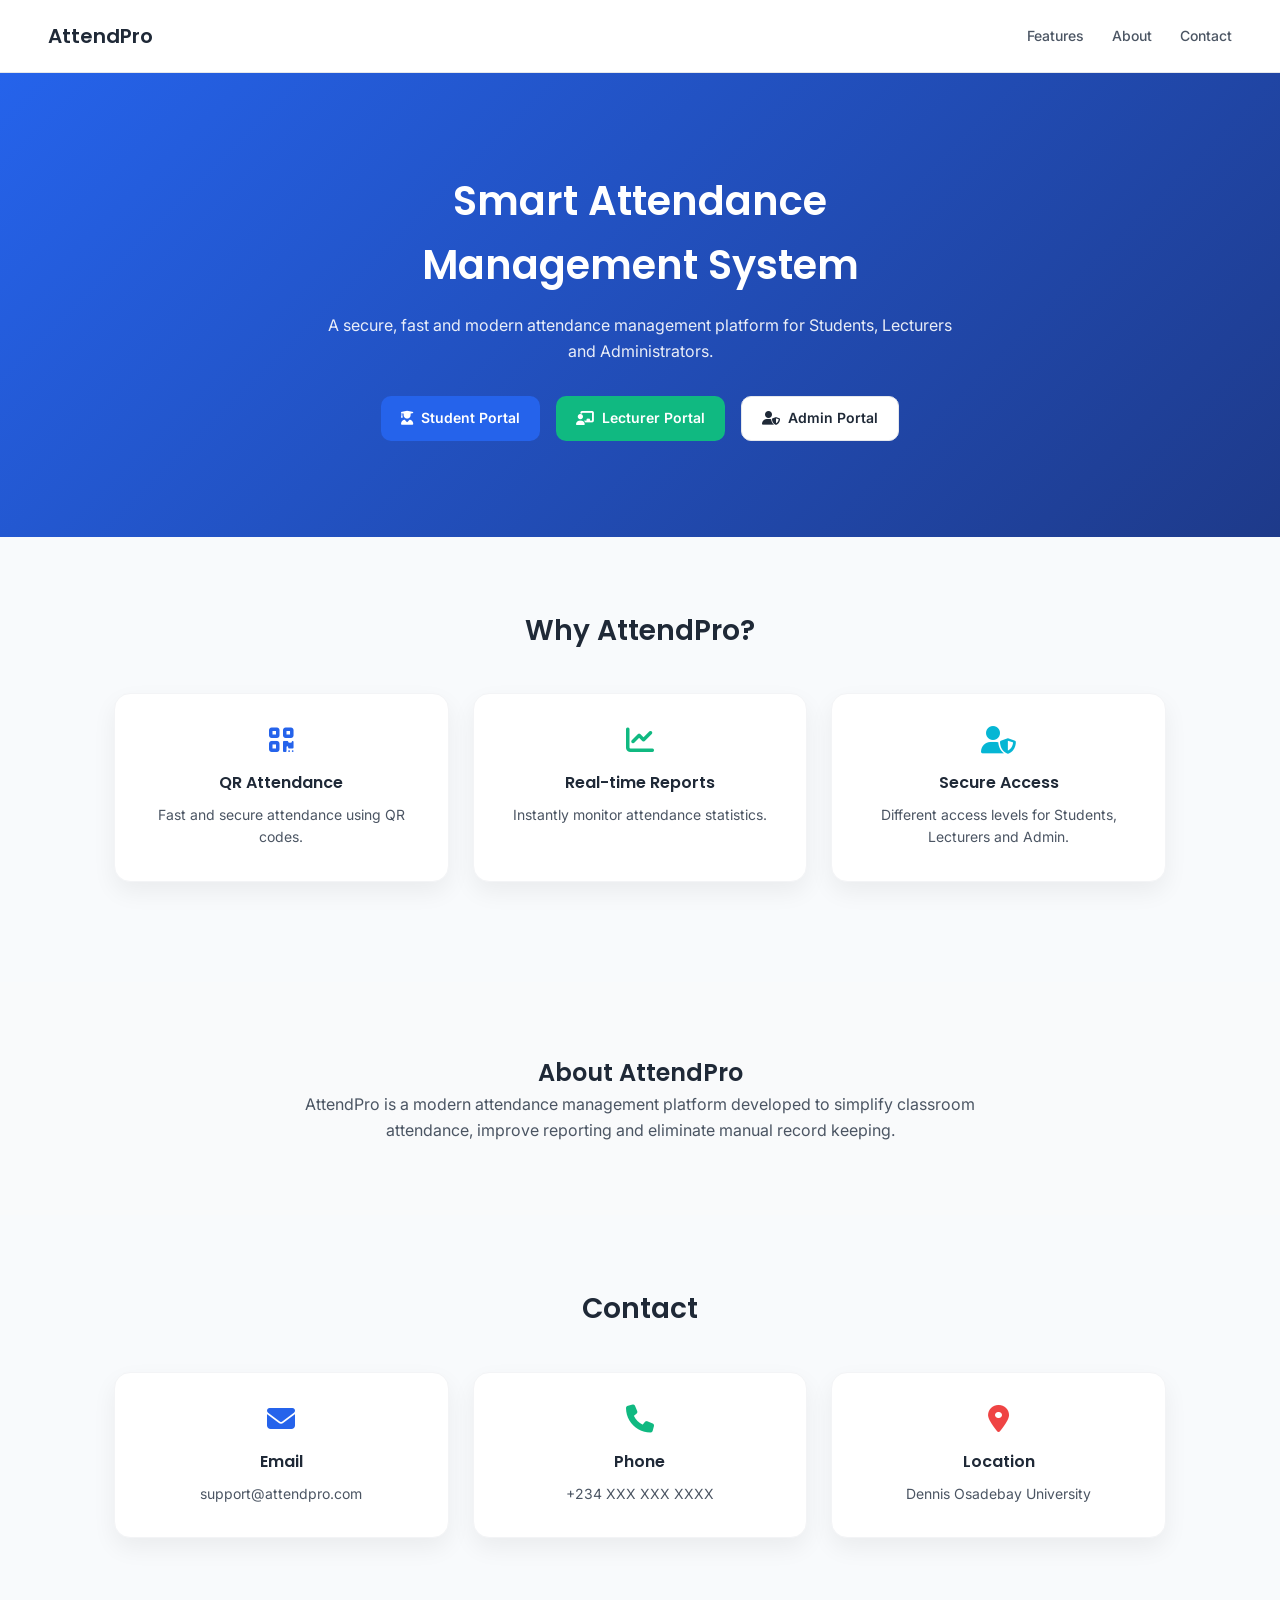
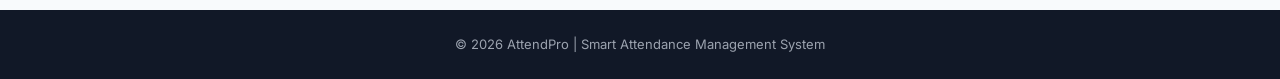
<file: index.html>
<!DOCTYPE html>
<html lang="en">
<head>
<meta charset="UTF-8">
<meta name="viewport" content="width=device-width, initial-scale=1.0">
<title>AttendPro | Smart Attendance Management System</title>

<link rel="stylesheet" href="css/style.css">
<link rel="stylesheet" href="https://cdnjs.cloudflare.com/ajax/libs/font-awesome/6.5.2/css/all.min.css">
</head>
<body>

<!-- ================= NAVBAR ================= -->
<header class="landing-nav">
  <div class="logo">
    <h2>AttendPro</h2>
  </div>
  <nav>
    <a href="#features">Features</a>
    <a href="#about">About</a>
    <a href="#contact">Contact</a>
  </nav>
</header>

<!-- ================= HERO ================= -->
<section class="hero">
  <div class="hero-content">
    <h1>Smart Attendance Management System</h1>
    <p>A secure, fast and modern attendance management platform for Students, Lecturers and Administrators.</p>
    <div class="hero-buttons">
      <a href="auth/student-signin.html" class="btn btn-primary">
        <i class="fa-solid fa-user-graduate"></i>
        Student Portal
      </a>
      <a href="auth/lecturer-signin.html" class="btn btn-success">
        <i class="fa-solid fa-chalkboard-user"></i>
        Lecturer Portal
      </a>
      <a href="admin-dashboard.html" class="btn btn-outline">
        <i class="fa-solid fa-user-shield"></i>
        Admin Portal
      </a>
    </div>
  </div>
</section>

<!-- ================= FEATURES ================= -->
<section id="features" class="landing-section">
  <h2 class="section-heading">Why AttendPro?</h2>
  <div class="cards">
    <div class="card">
      <i class="fa-solid fa-qrcode txt-blue"></i>
      <h3>QR Attendance</h3>
      <p>Fast and secure attendance using QR codes.</p>
    </div>
    <div class="card">
      <i class="fa-solid fa-chart-line txt-green"></i>
      <h3>Real-time Reports</h3>
      <p>Instantly monitor attendance statistics.</p>
    </div>
    <div class="card">
      <i class="fa-solid fa-user-shield txt-cyan"></i>
      <h3>Secure Access</h3>
      <p>Different access levels for Students, Lecturers and Admin.</p>
    </div>
  </div>
</section>

<!-- ================= ABOUT ================= -->
<section id="about" class="landing-section light">
  <div class="about-box">
    <h2>About AttendPro</h2>
    <p>AttendPro is a modern attendance management platform developed to simplify classroom attendance, improve reporting and eliminate manual record keeping.</p>
  </div>
</section>

<!-- ================= CONTACT ================= -->
<section id="contact" class="landing-section">
  <h2 class="section-heading">Contact</h2>
  <div class="contact-grid">
    <div class="card">
      <i class="fa-solid fa-envelope txt-blue"></i>
      <h3>Email</h3>
      <p>support@attendpro.com</p>
    </div>
    <div class="card">
      <i class="fa-solid fa-phone txt-green"></i>
      <h3>Phone</h3>
      <p>+234 XXX XXX XXXX</p>
    </div>
    <div class="card">
      <i class="fa-solid fa-location-dot txt-red"></i>
      <h3>Location</h3>
      <p>Dennis Osadebay University</p>
    </div>
  </div>
</section>

<!-- ================= FOOTER ================= -->
<footer>
  <p>&copy; 2026 AttendPro | Smart Attendance Management System</p>
</footer>

</body>
</html>
</file>
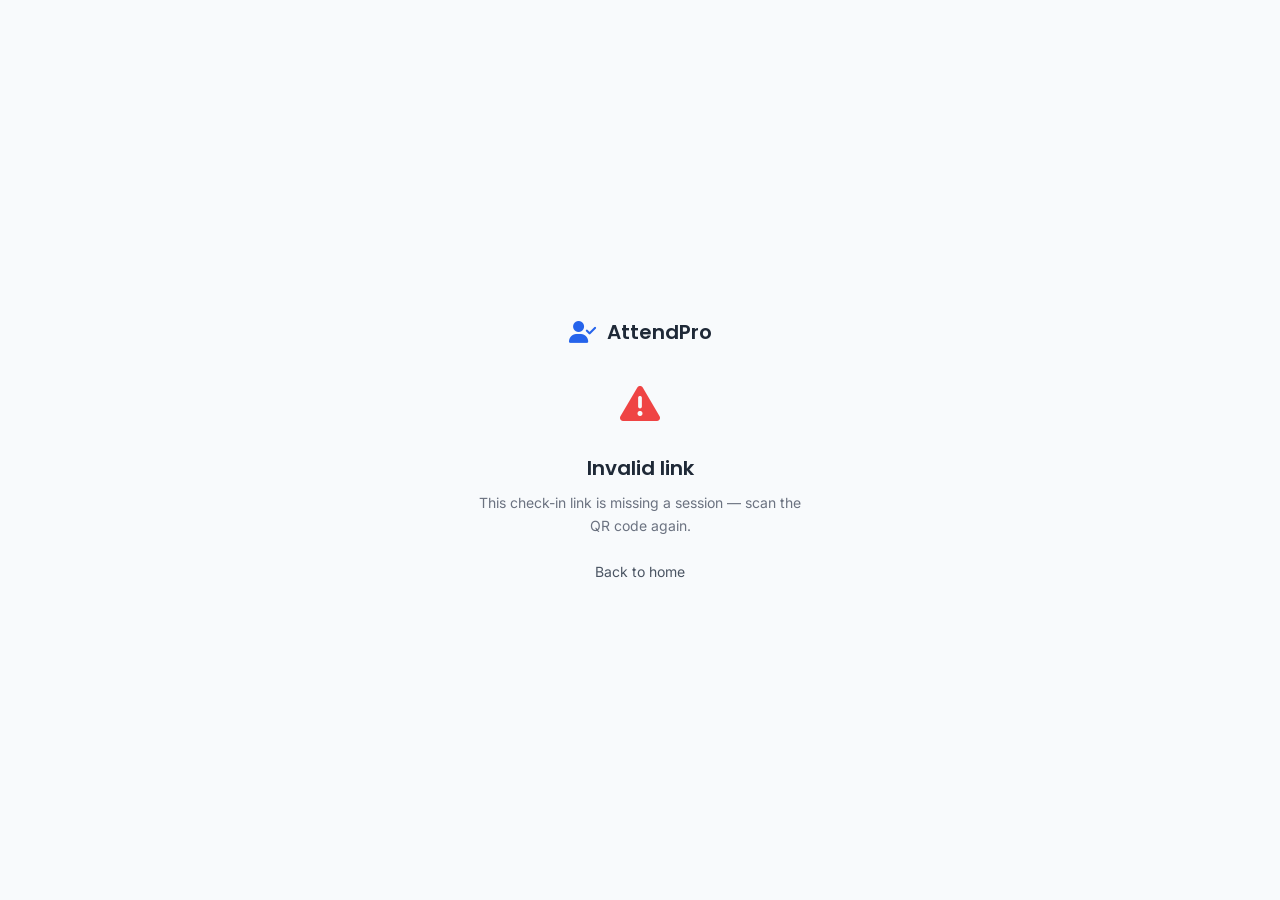
<file: checkin.html>
<!DOCTYPE html>
<html lang="en">
<head>
<meta charset="UTF-8">
<meta name="viewport" content="width=device-width, initial-scale=1.0">
<title>AttendPro - Check In</title>

<link rel="stylesheet" href="css/style.css">
<link rel="stylesheet" href="https://cdnjs.cloudflare.com/ajax/libs/font-awesome/6.5.2/css/all.min.css">
</head>
<body>

<div class="center-screen">
  <div class="auth-card" style="max-width:380px; text-align:center; padding:0 20px;">
    <div class="logo" style="justify-content:center; gap:10px; margin-bottom:24px; color:var(--primary-blue); display:flex; align-items:center;">
      <i class="fa-solid fa-user-check" style="font-size:22px;"></i>
      <h2 style="margin:0; font-size:20px; color:var(--gray-800);">AttendPro</h2>
    </div>

    <div id="statusIcon" style="font-size:40px; color:var(--primary-blue); margin-bottom:16px;">
      <i class="fa-solid fa-wifi"></i>
    </div>

    <h1 id="statusTitle" style="font-size:20px; margin-bottom:8px;">Checking you in...</h1>
    <p id="statusMessage" class="subtitle" style="margin-bottom:24px;">Make sure you're connected to the lecturer's WiFi for this class.</p>

    <div id="formAlert" class="form-alert" hidden></div>

    <!-- Shown only if there's no existing session (e.g. QR opened
         in a fresh browser/incognito tab) -->
    <form id="matNoForm" hidden>
      <div class="form-group" style="text-align:left;">
        <label for="matNo">Matric Number</label>
        <input type="text" id="matNo" name="matNo" placeholder="e.g. DOU/SE/001" required>
      </div>
      <button type="submit" class="btn btn-primary auth-submit" id="submitBtn">Check In</button>
    </form>

    <a href="index.html" class="auth-switch" style="display:block;">Back to home</a>
  </div>
</div>

<script src="js/api-config.js"></script>
<script src="js/checkin.js"></script>
</body>
</html>
</file>
<file: css/style.css>
/* ==================================================================
   AttendPro — shared stylesheet
   Merged from two sources:
   1) The structural system (dashboard shell, cards, tables, auth
      pages) — every class/id below is wired up in the HTML and in
      js/common.js (data-field, data-page). Don't rename these.
   2) "AttendPro Design System v1.0" — contributed the fonts, the
      elevated shadow/radius scale, hover motion, and the utility
      classes at the bottom of this file.
=================================================================== */

@import url('https://fonts.googleapis.com/css2?family=Inter:wght@300;400;500;600;700&family=Poppins:wght@500;600;700&display=swap');

:root {
  --primary-blue: #2563EB;
  --primary-green: #10B981;
  --primary-red: #EF4444;
  --primary-amber: #F59E0B;
  --primary-cyan: #06B6D4;

  /* Aliases — same palette, shorter names, for anyone pasting in
     markup from the "Design System v1.0" draft (.blue/.green/.red/
     .cyan icon classes, badge classes, etc. below use these). */
  --primary: var(--primary-blue);
  --primary-hover: #1D4ED8;
  --success: var(--primary-green);
  --danger: var(--primary-red);
  --warning: var(--primary-amber);
  --info: var(--primary-cyan);

  --sidebar-bg: #111827;
  --sidebar-text: #9CA3AF;
  --sidebar-text-active: #FFFFFF;
  --sidebar-active-bg: #1F2937;

  --bg-light: #F8FAFC;
  --gray-50: #F9FAFB;
  --gray-100: #F3F4F6;
  --gray-200: #E5E7EB;
  --gray-300: #D1D5DB;
  --gray-500: #6B7280;
  --gray-600: #4B5563;
  --gray-800: #1F2937;

  --radius: 16px;
  --radius-sm: 10px;
  --radius-lg: 22px;
  --shadow: 0 10px 25px rgba(0,0,0,.06);
  --shadow-hover: 0 18px 40px rgba(0,0,0,.12);
  --transition: .3s ease;
}

* { box-sizing: border-box; margin: 0; padding: 0; }

html { scroll-behavior: smooth; }

body {
  font-family: 'Inter', -apple-system, BlinkMacSystemFont, "Segoe UI", Roboto, Helvetica, Arial, sans-serif;
  line-height: 1.6;
  background: var(--bg-light);
  color: var(--gray-800);
}

h1, h2, h3, h4 { font-family: 'Poppins', sans-serif; font-weight: 600; }
p { color: var(--gray-600); }

a { color: inherit; text-decoration: none; }
img { max-width: 100%; display: block; }
ul { list-style: none; }
button { font-family: inherit; cursor: pointer; }
input, select, textarea { font-family: inherit; outline: none; }



.txt-blue  { color: var(--primary-blue); }
.txt-green { color: var(--primary-green); }
.txt-red   { color: var(--primary-red); }
.txt-amber { color: var(--primary-amber); }
.txt-cyan  { color: var(--primary-cyan); }

/* ==================================================================
   Buttons
=================================================================== */
.btn {
  display: inline-flex;
  align-items: center;
  gap: 8px;
  padding: 10px 20px;
  border-radius: var(--radius-sm);
  border: none;
  font-size: 14px;
  font-weight: 600;
  cursor: pointer;
  transition: var(--transition);
  text-decoration: none;
}
.btn:hover { transform: translateY(-1px); }
.btn-primary { background: var(--primary-blue); color: #fff; }
.btn-primary:hover { background: #1D4ED8; }
.btn-success { background: var(--primary-green); color: #fff; }
.btn-success:hover { background: #059669; }
.btn-outline { background: #fff; color: var(--gray-800); border: 1px solid var(--gray-200); }
.btn-outline:hover { background: var(--gray-50); }
.btn-sm { padding: 6px 12px; font-size: 12px; }
.btn-edit { background: rgba(37,99,235,0.1); color: var(--primary-blue); }
.btn-edit:hover { background: rgba(37,99,235,0.2); }
.btn-delete { background: rgba(239,68,68,0.1); color: var(--primary-red); }
.btn-delete:hover { background: rgba(239,68,68,0.2); }
.edit { background: #DBEAFE; color: var(--primary); }
.delete { background: #FEE2E2; color: var(--danger); }

/* ==================================================================
   Status badges (attendance status pulled from the database)
=================================================================== */
.status-badge {
  display: inline-block;
  padding: 4px 12px;
  border-radius: 999px;
  font-size: 12px;
  font-weight: 500;
  border: 1px solid;
  text-transform: capitalize;
}
.status-present { background: rgba(16,185,129,0.1); color: var(--primary-green); border-color: var(--primary-green); }
.status-absent  { background: rgba(239,68,68,0.1); color: var(--primary-red); border-color: var(--primary-red); }
.status-late    { background: rgba(245,158,11,0.1); color: var(--primary-amber); border-color: var(--primary-amber); }
.status-active  { background: rgba(16,185,129,0.1); color: var(--primary-green); border-color: var(--primary-green); }
.status-inactive{ background: rgba(107,114,128,0.1); color: var(--gray-600); border-color: var(--gray-300); }

/* Aliases for the "Design System v1.0" badge names (span.present /
   span.absent / span.late used directly, no .status- prefix) —
   kept so older markup keeps working without a rename pass. */
.badge, .present, .absent, .late {
  display: inline-block;
  padding: 6px 14px;
  border-radius: 999px;
  font-size: .85rem;
  font-weight: 600;
}
.present { background: #DCFCE7; color: var(--success); }
.absent  { background: #FEE2E2; color: var(--danger); }
.late    { background: #FEF3C7; color: var(--warning); }

/* ==================================================================
   LANDING PAGE
=================================================================== */
.landing-nav {
  display: flex;
  align-items: center;
  justify-content: space-between;
  padding: 20px 48px;
  background: #fff;
  border-bottom: 1px solid var(--gray-200);
  position: sticky;
  top: 0;
  z-index: 10;
}
.landing-nav .logo h2 { margin: 0; font-size: 20px; }
.landing-nav nav { display: flex; gap: 28px; }
.landing-nav nav a { text-decoration: none; color: var(--gray-600); font-weight: 500; font-size: 14px; }
.landing-nav nav a:hover { color: var(--primary-blue); }

.hero {
  background: linear-gradient(135deg, var(--primary-blue), #1E3A8A);
  color: #fff;
  padding: 96px 24px;
  text-align: center;
}
.hero-content { max-width: 640px; margin: 0 auto; }
.hero-content h1 { font-size: 40px; margin: 0 0 16px; }
.hero-content p { color: #fff; font-size: 16px; opacity: 0.9; margin-bottom: 32px; }
.hero-buttons { display: flex; gap: 16px; justify-content: center; flex-wrap: wrap; }

.landing-section { padding: 72px 24px; max-width: 1100px; margin: 0 auto; }
.landing-section.light { background: var(--gray-50); max-width: none; }
.landing-section.light .about-box { max-width: 700px; margin: 0 auto; text-align: center; }

.section-heading { text-align: center; font-size: 28px; margin-bottom: 40px; }

.contact-grid, .landing-section .cards {
  display: grid;
  grid-template-columns: repeat(auto-fit, minmax(220px, 1fr));
  gap: 24px;
}
.landing-section .card {
  background: #fff;
  border: 1px solid var(--gray-100);
  border-radius: var(--radius);
  padding: 32px 24px;
  text-align: center;
  box-shadow: var(--shadow);
  transition: box-shadow 0.2s, transform 0.2s;
}
.landing-section .card:hover { box-shadow: var(--shadow-hover); transform: translateY(-6px); }
.landing-section .card i { font-size: 28px; margin-bottom: 16px; }
.landing-section .card h3 { margin: 0 0 8px; font-size: 16px; }
.landing-section .card p { margin: 0; color: var(--gray-600); font-size: 14px; }

footer {
  text-align: center;
  padding: 24px;
  background: var(--sidebar-bg);
  color: var(--sidebar-text);
  font-size: 13px;
}
footer p { color: var(--sidebar-text); }

/* ==================================================================
   DASHBOARD SHELL (admin / lecturer / student)
=================================================================== */
.dashboard { display: flex; min-height: 100vh; }

.sidebar {
  width: 240px;
  flex-shrink: 0;
  background: var(--sidebar-bg);
  color: var(--sidebar-text);
  display: flex;
  flex-direction: column;
  position: sticky;
  top: 0;
  height: 100vh;
}
.sidebar .logo {
  display: flex;
  align-items: center;
  gap: 10px;
  padding: 24px 20px;
  color: #fff;
}
.sidebar .logo i { font-size: 20px; color: var(--primary-blue); }
.sidebar .logo h2 { margin: 0; font-size: 18px; }

.menu { list-style: none; margin: 0; padding: 8px 12px; flex: 1; }
.menu-item { margin-bottom: 4px; }
.menu-item a {
  display: flex;
  align-items: center;
  gap: 12px;
  padding: 11px 14px;
  border-radius: 8px;
  text-decoration: none;
  color: var(--sidebar-text);
  font-size: 14px;
  transition: background 0.15s, color 0.15s;
}
.menu-item a:hover { background: var(--sidebar-active-bg); color: #fff; }
.menu-item a i { width: 18px; text-align: center; }
.menu-item.active a { background: var(--primary-blue); color: #fff; }

.main { flex: 1; min-width: 0; }

.topbar {
  background: #fff;
  border-bottom: 1px solid var(--gray-200);
  padding: 18px 32px;
  display: flex;
  align-items: center;
  justify-content: space-between;
  position: sticky;
  top: 0;
  z-index: 5;
}
.topbar h1 { margin: 0; font-size: 20px; }

.profile { display: flex; align-items: center; gap: 16px; }
.icon-btn {
  background: none; border: none; cursor: pointer;
  color: var(--gray-500); font-size: 16px; position: relative;
}
.icon-btn:hover { color: var(--gray-800); }
.notif-badge {
  position: absolute; top: -4px; right: -6px;
  background: var(--primary-red); color: #fff;
  font-size: 10px; min-width: 16px; height: 16px;
  border-radius: 999px; display: flex; align-items: center; justify-content: center;
  padding: 0 4px;
}
.avatar { width: 40px; height: 40px; border-radius: 50%; object-fit: cover; }
.user-name { font-size: 14px; font-weight: 500; }

/* Page sections — SPA-style, toggled by js/common.js via data-page */
.page { display: none; padding: 24px 32px 48px; }
.page.active-page { display: block; animation: page-fade .3s ease; }
@keyframes page-fade {
  from { opacity: 0; transform: translateY(12px); }
  to   { opacity: 1; transform: translateY(0); }
}

.section-title {
  display: flex; align-items: center; justify-content: space-between;
  margin-bottom: 20px;
}
.section-title h2 { margin: 0; font-size: 20px; }

/* ==================================================================
   Stat cards
=================================================================== */
.cards {
  display: grid;
  grid-template-columns: repeat(2, 1fr);
  gap: 16px;
  margin-bottom: 28px;
}
@media (min-width: 900px) { .cards { grid-template-columns: repeat(4, 1fr); gap: 20px; } }

.card {
  background: #fff;
  border: 1px solid var(--gray-100);
  border-radius: var(--radius);
  padding: 20px;
  box-shadow: var(--shadow);
  transition: box-shadow 0.2s, transform 0.2s;
}
.card:hover { box-shadow: var(--shadow-hover); transform: translateY(-6px); }

.card-top { display: flex; align-items: center; justify-content: space-between; margin-bottom: 14px; }
.card-icon {
  width: 44px; height: 44px; border-radius: 10px;
  display: flex; align-items: center; justify-content: center;
  font-size: 18px;
}
.card-icon-blue  { background: rgba(37,99,235,0.1);  color: var(--primary-blue); }
.card-icon-green { background: rgba(16,185,129,0.1); color: var(--primary-green); }
.card-icon-red   { background: rgba(239,68,68,0.1);  color: var(--primary-red); }
.card-icon-amber { background: rgba(245,158,11,0.1); color: var(--primary-amber); }
.card-icon-cyan  { background: rgba(6,182,212,0.1);  color: var(--primary-cyan); }

/* Aliases for the "Design System v1.0" shorthand (<i> inside a
   .blue/.green/.red/.cyan card gets tinted, no icon-box wrapper). */
.card.blue i  { color: var(--primary); }
.card.green i { color: var(--success); }
.card.red i   { color: var(--danger); }
.card.cyan i  { color: var(--info); }

.card-label { font-size: 13px; color: var(--gray-500); }
.card-value { font-size: 26px; font-weight: 700; margin: 0; }

/* ==================================================================
   Rate card (progress bar, e.g. student attendance rate)
=================================================================== */
.rate-card {
  background: #fff;
  border: 1px solid var(--gray-100);
  border-radius: var(--radius);
  box-shadow: var(--shadow);
  padding: 24px;
  margin-bottom: 28px;
}
.rate-top { display: flex; align-items: center; justify-content: space-between; margin-bottom: 16px; }
.rate-title { display: flex; align-items: center; gap: 10px; }
.rate-title h2 { margin: 0; font-size: 18px; }
.rate-pct { font-size: 26px; font-weight: 700; color: var(--primary-blue); }
.track { width: 100%; background: var(--gray-200); border-radius: 999px; height: 14px; overflow: hidden; }
.fill { height: 14px; border-radius: 999px; transition: width 0.5s; }

/* ==================================================================
   AUTH PAGES (sign in / sign up)
=================================================================== */
.auth-page {
  min-height: 100vh;
  display: grid;
  grid-template-columns: 1fr;
}
@media (min-width: 900px) {
  .auth-page { grid-template-columns: 1fr 1fr; }
}

.auth-visual {
  display: none;
  background: linear-gradient(160deg, var(--primary-blue), #1E3A8A);
  color: #fff;
  padding: 56px;
  flex-direction: column;
  justify-content: space-between;
}
@media (min-width: 900px) { .auth-visual { display: flex; } }
.auth-visual .logo { display: flex; align-items: center; gap: 10px; }
.auth-visual .logo i { font-size: 22px; }
.auth-visual .logo h2 { margin: 0; font-size: 20px; }
.auth-visual .pitch h1 { font-size: 30px; line-height: 1.3; margin-bottom: 12px; }
.auth-visual .pitch p { color: #fff; opacity: 0.85; font-size: 15px; max-width: 380px; }
.auth-visual .pitch-foot { font-size: 13px; opacity: 0.7; }

.auth-form-panel {
  display: flex;
  align-items: center;
  justify-content: center;
  padding: 32px 20px;
  background: #fff;
}
.auth-card { width: 100%; max-width: 440px; }
.auth-card .back-link {
  display: inline-flex; align-items: center; gap: 6px;
  font-size: 13px; color: var(--gray-500); text-decoration: none; margin-bottom: 24px;
}
.auth-card .back-link:hover { color: var(--gray-800); }
.auth-card h1 { font-size: 24px; margin: 0 0 6px; }
.auth-card .subtitle { color: var(--gray-500); font-size: 14px; margin-bottom: 28px; }

.role-tabs {
  display: flex; gap: 8px;
  background: var(--gray-100);
  padding: 4px; border-radius: 10px;
  margin-bottom: 28px;
}
.role-tabs a {
  flex: 1; text-align: center;
  padding: 8px 12px; border-radius: 8px;
  text-decoration: none; font-size: 13px; font-weight: 600;
  color: var(--gray-600);
}
.role-tabs a.active { background: #fff; color: var(--primary-blue); box-shadow: var(--shadow); }

.form-row { display: grid; grid-template-columns: 1fr; gap: 0 16px; }
@media (min-width: 520px) { .form-row.cols-2 { grid-template-columns: 1fr 1fr; } }
@media (min-width: 520px) { .form-row.cols-3 { grid-template-columns: 1fr 1fr 1fr; } }

.field-hint { font-size: 12px; color: var(--gray-500); margin-top: 4px; }

.password-field { position: relative; }
.password-field input { padding-right: 40px; }
.password-toggle {
  position: absolute; right: 10px; top: 50%; transform: translateY(-50%);
  background: none; border: none; color: var(--gray-500); cursor: pointer; font-size: 14px;
}

.photo-upload {
  display: flex; align-items: center; gap: 16px;
  margin-bottom: 18px;
}
.photo-preview {
  width: 72px; height: 72px; border-radius: 50%;
  background: var(--gray-100); border: 2px dashed var(--gray-300);
  display: flex; align-items: center; justify-content: center;
  color: var(--gray-300); font-size: 22px; overflow: hidden; flex-shrink: 0;
}
.photo-preview img { width: 100%; height: 100%; object-fit: cover; }
.photo-upload-controls label.btn { cursor: pointer; }
.photo-upload-controls input[type="file"] { display: none; }

.otp-boxes { display: flex; gap: 10px; margin-bottom: 8px; }
.otp-boxes input {
  width: 44px; height: 52px; text-align: center; font-size: 20px;
  border: 1px solid var(--gray-200); border-radius: 8px;
}
.otp-boxes input:focus { outline: none; border-color: var(--primary-blue); box-shadow: 0 0 0 3px rgba(37,99,235,0.15); }

.resend-row { display: flex; align-items: center; justify-content: space-between; font-size: 13px; margin-bottom: 20px; }
.resend-row .muted { font-size: 13px; }
.resend-row button { background: none; border: none; color: var(--primary-blue); font-weight: 600; cursor: pointer; font-size: 13px; padding: 0; }
.resend-row button:disabled { color: var(--gray-300); cursor: not-allowed; }

.auth-submit { width: 100%; justify-content: center; padding: 12px; font-size: 15px; margin-top: 8px; }

.auth-switch { text-align: center; font-size: 14px; color: var(--gray-600); margin-top: 24px; }
.auth-switch a { color: var(--primary-blue); font-weight: 600; text-decoration: none; }
.auth-switch a:hover { text-decoration: underline; }

.form-alert {
  display: flex; align-items: center; gap: 10px;
  padding: 12px 14px; border-radius: 8px; font-size: 13px;
  margin-bottom: 20px;
  background: rgba(239,68,68,0.08); color: var(--primary-red); border: 1px solid rgba(239,68,68,0.25);
}
.form-alert.success { background: rgba(16,185,129,0.08); color: var(--primary-green); border-color: rgba(16,185,129,0.25); }

/* ==================================================================
   Tables
=================================================================== */
.table-area {
  background: #fff;
  border: 1px solid var(--gray-100);
  border-radius: var(--radius);
  box-shadow: var(--shadow);
  margin-bottom: 28px;
  overflow: hidden;
}
.table-header {
  display: flex; align-items: center; justify-content: space-between;
  padding: 18px 24px;
  border-bottom: 1px solid var(--gray-100);
}
.table-header h2 { margin: 0; font-size: 17px; }

.data-table { width: 100%; border-collapse: collapse; }
.data-table th, .data-table td {
  text-align: left;
  padding: 14px 24px;
  font-size: 14px;
  border-bottom: 1px solid var(--gray-100);
}
.data-table th {
  color: var(--gray-500);
  font-weight: 600;
  font-size: 12px;
  text-transform: uppercase;
  letter-spacing: 0.03em;
  background: var(--gray-50);
}
.data-table tbody tr:hover { background: var(--gray-50); }
.data-table tbody tr:last-child td { border-bottom: none; }
.row-actions { display: flex; gap: 8px; }

.table-empty { text-align: center; padding: 40px 0; color: var(--gray-500); }
.table-empty i { font-size: 32px; color: var(--gray-300); margin-bottom: 12px; display: block; }

/* ==================================================================
   Quick actions bar
=================================================================== */
.actions {
  display: flex; flex-wrap: wrap; gap: 12px;
  margin-bottom: 28px;
}

/* ==================================================================
   Forms (settings, select course, etc.)
=================================================================== */
.form-group { margin-bottom: 18px; max-width: 420px; }
.form-group label { display: block; font-size: 13px; font-weight: 600; margin-bottom: 6px; color: var(--gray-600); }
.form-group input, .form-group select {
  width: 100%;
  padding: 10px 12px;
  border: 1px solid var(--gray-200);
  border-radius: 8px;
  font-size: 14px;
  background: #fff;
}
.form-group input:focus, .form-group select:focus {
  outline: none;
  border-color: var(--primary-blue);
  box-shadow: 0 0 0 3px rgba(37,99,235,0.15);
}
.settings-card, .session-card {
  background: #fff;
  border: 1px solid var(--gray-100);
  border-radius: var(--radius);
  box-shadow: var(--shadow);
  padding: 24px;
  max-width: 520px;
}

/* ==================================================================
   Report box
=================================================================== */
.report-box {
  background: #fff;
  border: 1px solid var(--gray-100);
  border-radius: var(--radius);
  box-shadow: var(--shadow);
  padding: 40px;
  text-align: center;
  max-width: 420px;
}
.report-box .report-value { font-size: 48px; font-weight: 700; color: var(--primary-blue); margin: 0; }
.report-box p { color: var(--gray-500); margin: 8px 0 24px; }

/* ==================================================================
   Loading / error states (used by all dashboards while data loads)
=================================================================== */
.center-screen { min-height: 100vh; display: flex; align-items: center; justify-content: center; }

[hidden] {
    display: none !important;
}
.spinner {
  width: 40px; height: 40px;
  border: 4px solid var(--primary-blue);
  border-top-color: transparent;
  border-radius: 50%;
  margin: 0 auto 14px;
  animation: spin 0.8s linear infinite;
}
@keyframes spin { to { transform: rotate(360deg); } }
.muted { color: var(--gray-600); }

/* ==================================================================
   Responsive
=================================================================== */
@media (max-width: 800px) {
  .sidebar { width: 72px; }
  .sidebar .logo h2, .menu-item a span { display: none; }
  .menu-item a { justify-content: center; }
  .topbar { padding: 16px; }
  .page { padding: 16px; }
}

/* ==================================================================
   Utilities (from the "Design System v1.0" draft)
=================================================================== */
.text-center { text-align: center; }

.mt-1 { margin-top: 10px; }
.mt-2 { margin-top: 20px; }
.mt-3 { margin-top: 30px; }

.mb-1 { margin-bottom: 10px; }
.mb-2 { margin-bottom: 20px; }
.mb-3 { margin-bottom: 30px; }

.hidden { display: none; }
/* =====================================================
   JOIN COURSE MODAL
===================================================== */

.modal-overlay {
    position: fixed;
    inset: 0;
    background: rgba(0,0,0,0.45);

    display: flex;
    align-items: center;
    justify-content: center;

    z-index: 9999;
}


.modal-box {
    background: white;

    width: min(420px, 90%);

    padding: 28px;

    border-radius: 14px;

    position: relative;

    box-shadow: 0 10px 30px rgba(0,0,0,0.15);

    animation: modalShow 0.25s ease;
}


.modal-box h2 {
    margin-bottom: 8px;
}


.modal-close {

    position: absolute;

    top: 12px;
    right: 15px;

    border: none;

    background: transparent;

    font-size: 28px;

    cursor: pointer;

    color: var(--gray-600);
}


.modal-close:hover {
    color: var(--primary-blue);
}



.form-group {
    margin-top: 20px;
}


.form-group label {

    display: block;

    margin-bottom: 8px;

    font-weight: 600;

}



.form-group input {

    width: 100%;

    padding: 12px 14px;

    border-radius: 8px;

    border: 1px solid #d1d5db;

    font-size: 15px;

    outline: none;

}



.form-group input:focus {

    border-color: var(--primary-blue);

}



.form-alert {

    margin-top: 15px;

    padding: 12px;

    border-radius: 8px;

    font-size: 14px;

}



.form-alert.success {

    background: #dcfce7;

    color: #166534;

}



.form-alert.error {

    background: #fee2e2;

    color: #991b1b;

}



@keyframes modalShow {

    from {

        opacity: 0;

        transform: translateY(-15px);

    }


    to {

        opacity: 1;

        transform: translateY(0);

    }

}

/* =====================================================
   MOBILE RESPONSIVE (Phones)
===================================================== */

@media (max-width: 768px) {

    body{
        overflow-x:hidden;
    }

    /* Dashboard */
    .dashboard{
        flex-direction:column;
    }

    /* Sidebar */
    .sidebar{
        width:100%;
        height:auto;
        position:relative;
    }

    .sidebar .logo{
        justify-content:center;
        padding:16px;
    }

    .sidebar .logo h2{
        display:block;
        font-size:18px;
    }

    .menu{
        display:flex;
        overflow-x:auto;
        padding:8px;
        gap:8px;
    }

    .menu::-webkit-scrollbar{
        display:none;
    }

    .menu-item{
        flex:0 0 auto;
        margin:0;
    }

    .menu-item a{
        justify-content:center;
        padding:12px;
        min-width:60px;
    }

    .menu-item a span{
        display:none;
    }

    /* Main */
    .main{
        width:100%;
    }

    /* Top bar */
    .topbar{
        padding:15px;
        flex-wrap:wrap;
        gap:12px;
    }

    .topbar h1{
        font-size:18px;
    }

    .profile{
        width:100%;
        justify-content:flex-end;
    }

    /* Pages */
    .page{
        padding:15px;
    }

    /* Cards */
    .cards{
        grid-template-columns:1fr;
    }

    /* Section header */
    .section-title{
        flex-direction:column;
        align-items:flex-start;
        gap:12px;
    }

    .section-title .btn{
        width:100%;
        justify-content:center;
    }

    /* Tables */
    .table-area{
        overflow-x:auto;
    }

    .data-table{
        min-width:650px;
    }

    /* Forms */
    .form-group{
        max-width:100%;
    }

    .form-group input,
    .form-group select{
        width:100%;
    }

    /* Settings */
    .settings-card,
    .session-card{
        max-width:100%;
    }

    /* Attendance Rate */
    .rate-top{
        flex-direction:column;
        align-items:flex-start;
        gap:10px;
    }

    /* Modal */
    .modal-box{
        width:95%;
        padding:20px;
    }

    .modal-close{
        font-size:24px;
    }

    /* Buttons */
    .btn{
        width:100%;
        justify-content:center;
    }

}


/* Small phones */

@media (max-width:480px){

    .topbar h1{
        font-size:16px;
    }

    .logo h2{
        font-size:16px !important;
    }

    .landing-nav{
        padding:16px;
    }

    .landing-nav nav{
        font-size:14px;
        gap:12px;
    }

    .card-value{
        font-size:22px;
    }

    .rate-pct{
        font-size:22px;
    }

    .table-header{
        padding:14px;
    }

    .table-header h2{
        font-size:16px;
    }

    .modal-box{
        padding:18px;
    }

    .otp-boxes{
        gap:6px;
    }

    .otp-boxes input{
        width:40px;
        height:48px;
        font-size:18px;
    }

}
</file>
